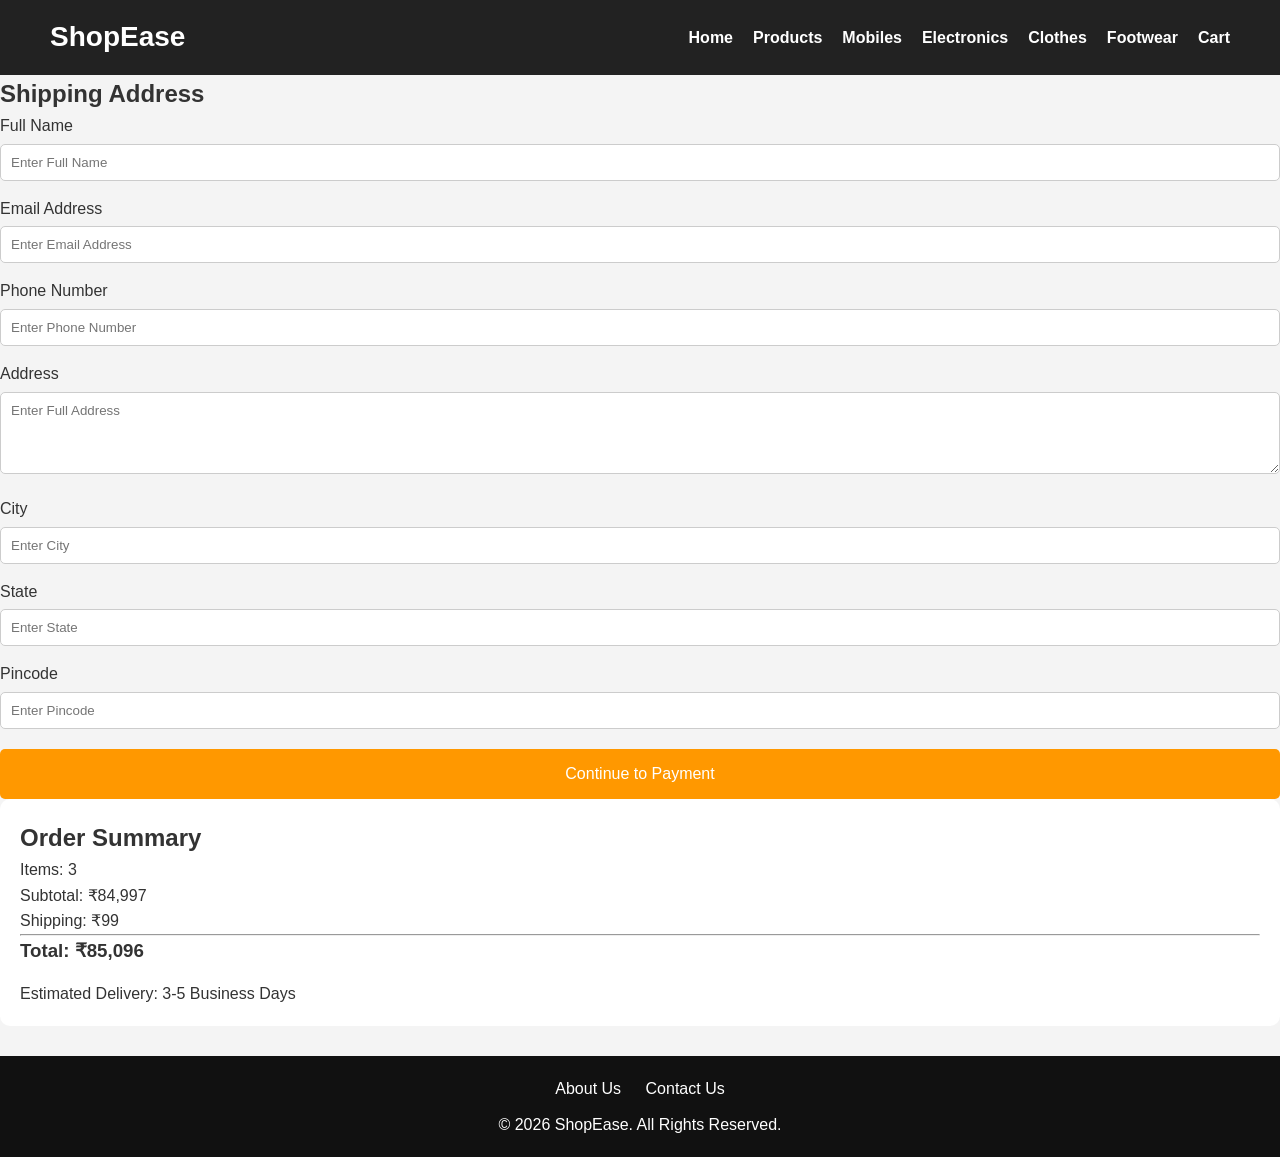
<file: checkout.html>
<!DOCTYPE html>
<html lang="en">
<head>
    <meta charset="UTF-8">
    <meta name="viewport" content="width=device-width, initial-scale=1.0">
    <title>Checkout - ShopEase</title>
    <link rel="stylesheet" href="style.css">
</head>
<body>

    <!-- Header -->
    <header>
        <div class="logo">
            <h1>ShopEase</h1>
        </div>

        <nav>
            <ul>
                <li><a href="index.html">Home</a></li>
                <li><a href="products.html">Products</a></li>
                <li><a href="mobiles.html">Mobiles</a></li>
                <li><a href="electronics.html">Electronics</a></li>
                <li><a href="clothes.html">Clothes</a></li>
                <li><a href="footwear.html">Footwear</a></li>
                <li><a href="cart.html">Cart</a></li>
            </ul>
        </nav>
    </header>

    <!-- Checkout Section -->
    <section class="checkout-section">

        <div class="checkout-container">

            <!-- Shipping Address -->
            <div class="checkout-form">

                <h2>Shipping Address</h2>

                <form id="checkoutForm">

                    <div class="form-group">
                        <label>Full Name</label>
                        <input type="text" placeholder="Enter Full Name" required>
                    </div>

                    <div class="form-group">
                        <label>Email Address</label>
                        <input type="email" placeholder="Enter Email Address" required>
                    </div>

                    <div class="form-group">
                        <label>Phone Number</label>
                        <input type="tel" placeholder="Enter Phone Number" required>
                    </div>

                    <div class="form-group">
                        <label>Address</label>
                        <textarea rows="4" placeholder="Enter Full Address" required></textarea>
                    </div>

                    <div class="form-group">
                        <label>City</label>
                        <input type="text" placeholder="Enter City" required>
                    </div>

                    <div class="form-group">
                        <label>State</label>
                        <input type="text" placeholder="Enter State" required>
                    </div>

                    <div class="form-group">
                        <label>Pincode</label>
                        <input type="text" placeholder="Enter Pincode" required>
                    </div>

                    <a href="payment.html" class="checkout-btn">
                        Continue to Payment
                    </a>

                </form>

            </div>

            <!-- Order Summary -->
            <div class="cart-summary">

                <h2>Order Summary</h2>

                <p>Items: <span>3</span></p>
                <p>Subtotal: <span>₹84,997</span></p>
                <p>Shipping: <span>₹99</span></p>

                <hr>

                <h3>Total: ₹85,096</h3>

                <p style="margin-top:15px;">
                    Estimated Delivery: 3-5 Business Days
                </p>

            </div>

        </div>

    </section>

    <!-- Footer -->
    <footer>
        <div class="footer-links">
            <a href="about.html">About Us</a>
            <a href="contact.html">Contact Us</a>
        </div>

        <p>&copy; 2026 ShopEase. All Rights Reserved.</p>
    </footer>

    <script src="script.js"></script>

</body>
</html>
</file>
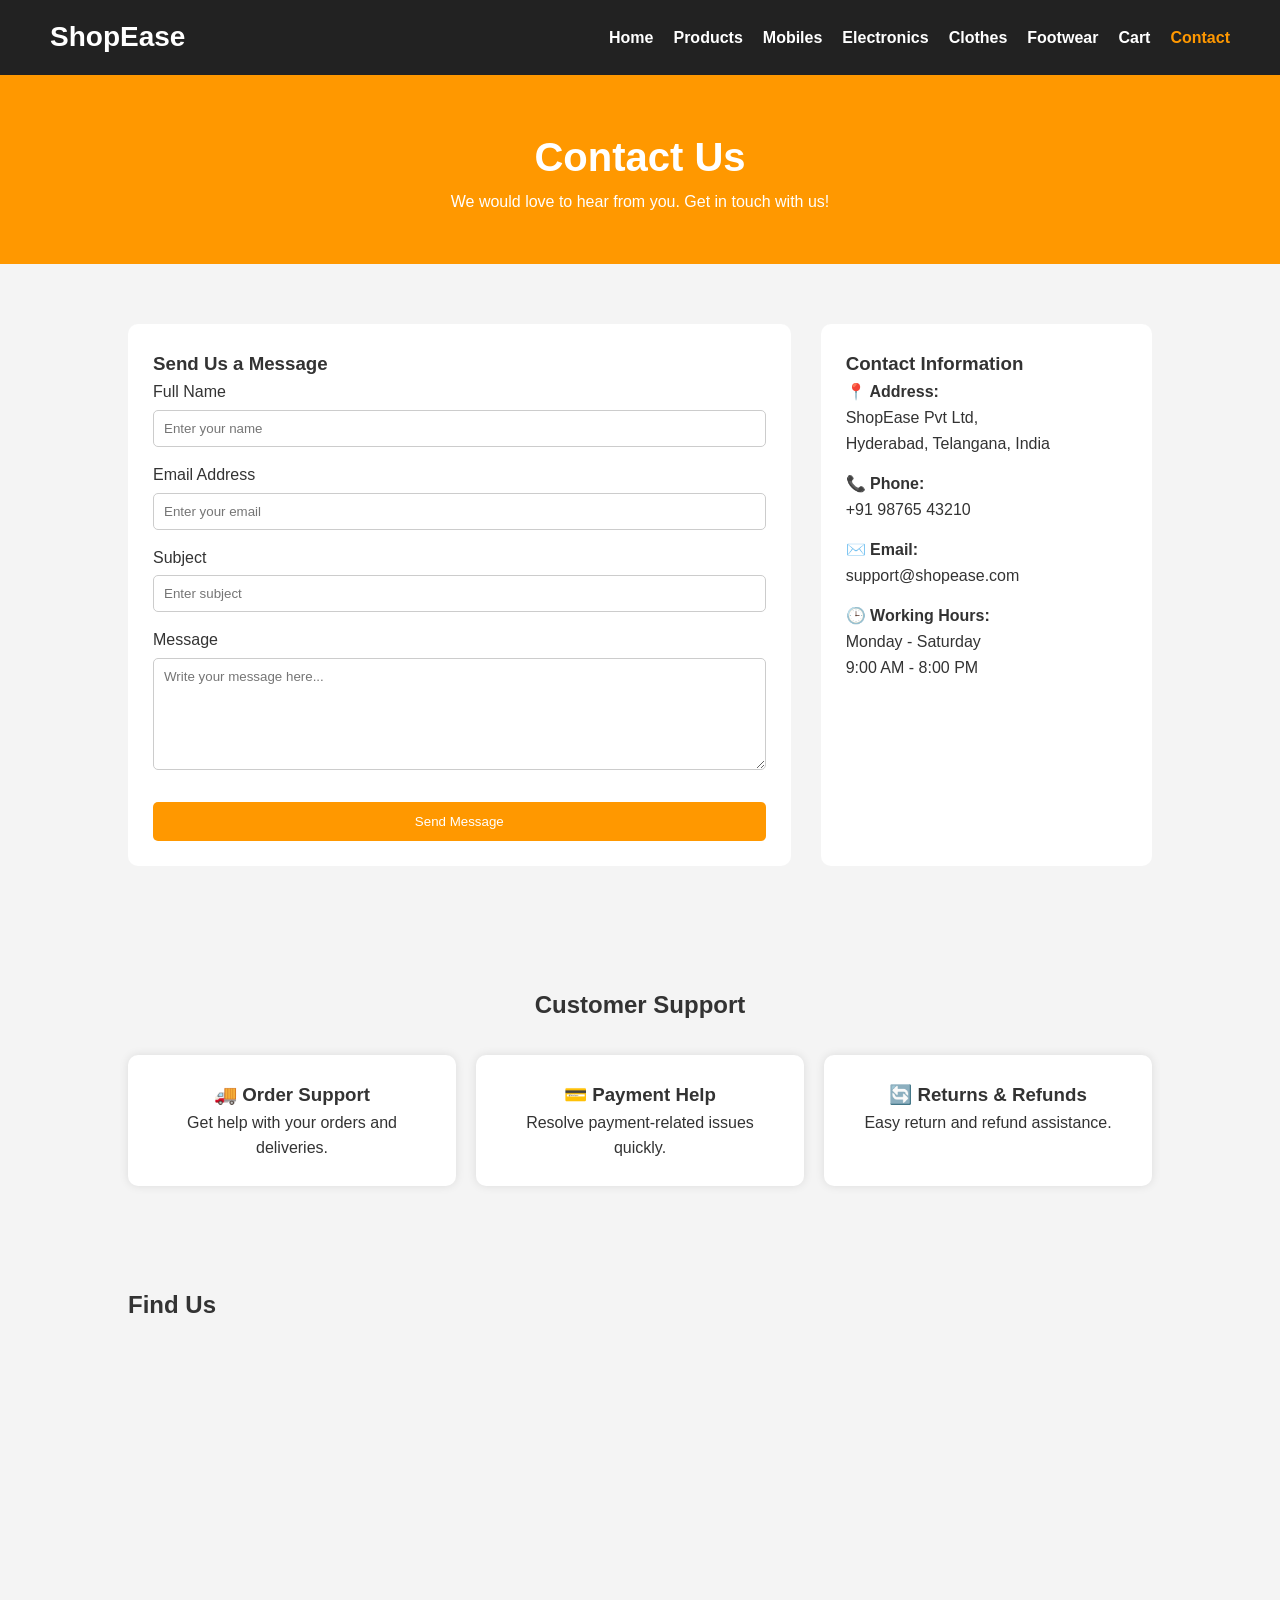
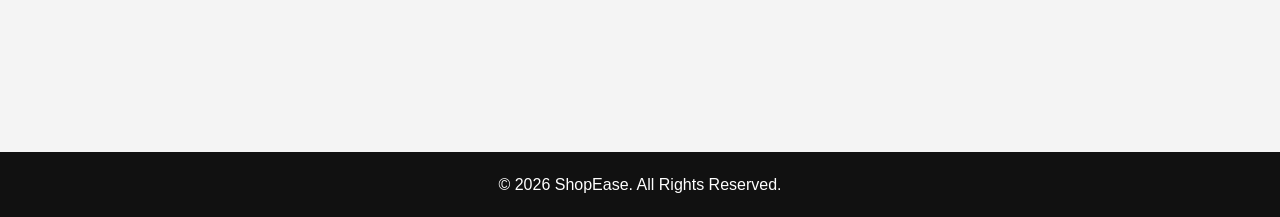
<file: contact.html>
<!DOCTYPE html>
<html lang="en">
<head>
    <meta charset="UTF-8">
    <meta name="viewport" content="width=device-width, initial-scale=1.0">
    <title>Contact Us - ShopEase</title>
    <link rel="stylesheet" href="style.css">
</head>
<body>

    <!-- Header -->
    <header>
        <div class="logo">
            <h1>ShopEase</h1>
        </div>

        <nav>
            <ul>
                <li><a href="index.html">Home</a></li>
                <li><a href="products.html">Products</a></li>
                <li><a href="mobiles.html">Mobiles</a></li>
                <li><a href="electronic.html">Electronics</a></li>
                <li><a href="clothes.html">Clothes</a></li>
                <li><a href="footwear.html">Footwear</a></li>
                <li><a href="cart.html">Cart</a></li>
                <li><a href="contact.html" class="active">Contact</a></li>
            </ul>
        </nav>
    </header>

    <!-- Contact Banner -->
    <section class="page-banner">
        <h2>Contact Us</h2>
        <p>We would love to hear from you. Get in touch with us!</p>
    </section>

    <!-- Contact Section -->
    <section class="contact-section">

        <div class="contact-container">

            <!-- Contact Form -->
            <div class="contact-form">
                <h3>Send Us a Message</h3>

                <form id="contactForm">

                    <div class="form-group">
                        <label for="name">Full Name</label>
                        <input
                            type="text"
                            id="name"
                            placeholder="Enter your name"
                            required
                        >
                    </div>

                    <div class="form-group">
                        <label for="email">Email Address</label>
                        <input
                            type="email"
                            id="email"
                            placeholder="Enter your email"
                            required
                        >
                    </div>

                    <div class="form-group">
                        <label for="subject">Subject</label>
                        <input
                            type="text"
                            id="subject"
                            placeholder="Enter subject"
                            required
                        >
                    </div>

                    <div class="form-group">
                        <label for="message">Message</label>
                        <textarea
                            id="message"
                            rows="6"
                            placeholder="Write your message here..."
                            required
                        ></textarea>
                    </div>

                    <button type="submit" class="submit-btn">
                        Send Message
                    </button>

                </form>
            </div>

            <!-- Contact Information -->
            <div class="contact-info">
                <h3>Contact Information</h3>

                <p><strong>📍 Address:</strong><br>
                ShopEase Pvt Ltd,<br>
                Hyderabad, Telangana, India</p>

                <p><strong>📞 Phone:</strong><br>
                +91 98765 43210</p>

                <p><strong>✉️ Email:</strong><br>
                support@shopease.com</p>

                <p><strong>🕒 Working Hours:</strong><br>
                Monday - Saturday<br>
                9:00 AM - 8:00 PM</p>
            </div>

        </div>

    </section>

    <!-- FAQ Preview -->
    <section class="features">
        <h2>Customer Support</h2>

        <div class="feature-container">

            <div class="feature-box">
                <h3>🚚 Order Support</h3>
                <p>Get help with your orders and deliveries.</p>
            </div>

            <div class="feature-box">
                <h3>💳 Payment Help</h3>
                <p>Resolve payment-related issues quickly.</p>
            </div>

            <div class="feature-box">
                <h3>🔄 Returns & Refunds</h3>
                <p>Easy return and refund assistance.</p>
            </div>

        </div>
    </section>

    <!-- Google Map Placeholder -->
    <section class="map-section">
        <h2>Find Us</h2>

        <div class="map-container">
            <iframe
                src="https://www.google.com/maps/embed?pb="
                width="100%"
                height="350"
                style="border:0;"
                allowfullscreen=""
                loading="lazy">
            </iframe>
        </div>
    </section>

    <!-- Footer -->
    <footer>
        <p>&copy; 2026 ShopEase. All Rights Reserved.</p>
    </footer>

    <script src="script.js"></script>

</body>
</html>
</file>
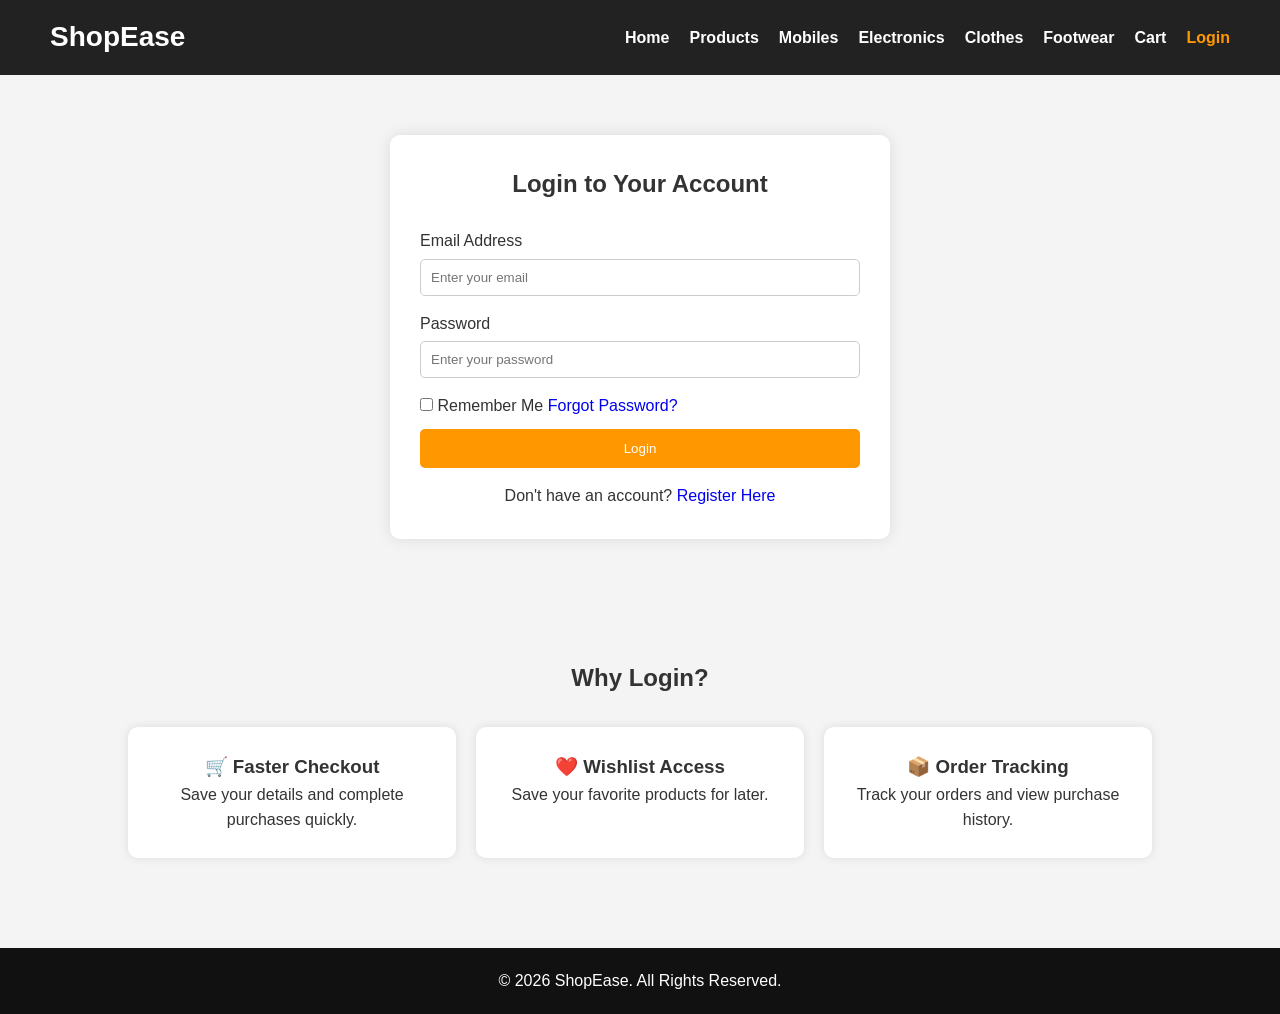
<file: login.html>
<!DOCTYPE html>
<html lang="en">
<head>
    <meta charset="UTF-8">
    <meta name="viewport" content="width=device-width, initial-scale=1.0">
    <title>Login - ShopEase</title>
    <link rel="stylesheet" href="style.css">
</head>
<body>

    <!-- Header -->
    <header>
        <div class="logo">
            <h1>ShopEase</h1>
        </div>

        <nav>
            <ul>
                <li><a href="index.html">Home</a></li>
                <li><a href="products.html">Products</a></li>
                <li><a href="mobiles.html">Mobiles</a></li>
                <li><a href="electronic.html">Electronics</a></li>
                <li><a href="clothes.html">Clothes</a></li>
                <li><a href="footwear.html">Footwear</a></li>
                <li><a href="cart.html">Cart</a></li>
                <li><a href="login.html" class="active">Login</a></li>
            </ul>
        </nav>
    </header>

    <!-- Login Section -->
    <section class="auth-section">
        <div class="auth-container">

            <h2>Login to Your Account</h2>

            <form id="loginForm">

                <div class="form-group">
                    <label for="email">Email Address</label>
                    <input
                        type="email"
                        id="email"
                        name="email"
                        placeholder="Enter your email"
                        required
                    >
                </div>

                <div class="form-group">
                    <label for="password">Password</label>
                    <input
                        type="password"
                        id="password"
                        name="password"
                        placeholder="Enter your password"
                        required
                    >
                </div>

                <div class="form-options">
                    <label>
                        <input type="checkbox">
                        Remember Me
                    </label>

                    <a href="#">Forgot Password?</a>
                </div>

                <button type="submit" class="login-btn">
                    Login
                </button>

                <p class="auth-link">
                    Don't have an account?
                    <a href="register.html">Register Here</a>
                </p>

            </form>

        </div>
    </section>

    <!-- Benefits Section -->
    <section class="features">
        <h2>Why Login?</h2>

        <div class="feature-container">

            <div class="feature-box">
                <h3>🛒 Faster Checkout</h3>
                <p>Save your details and complete purchases quickly.</p>
            </div>

            <div class="feature-box">
                <h3>❤️ Wishlist Access</h3>
                <p>Save your favorite products for later.</p>
            </div>

            <div class="feature-box">
                <h3>📦 Order Tracking</h3>
                <p>Track your orders and view purchase history.</p>
            </div>

        </div>
    </section>

    <!-- Footer -->
    <footer>
        <p>&copy; 2026 ShopEase. All Rights Reserved.</p>
    </footer>

    <script src="script.js"></script>

</body>
</html>
</file>
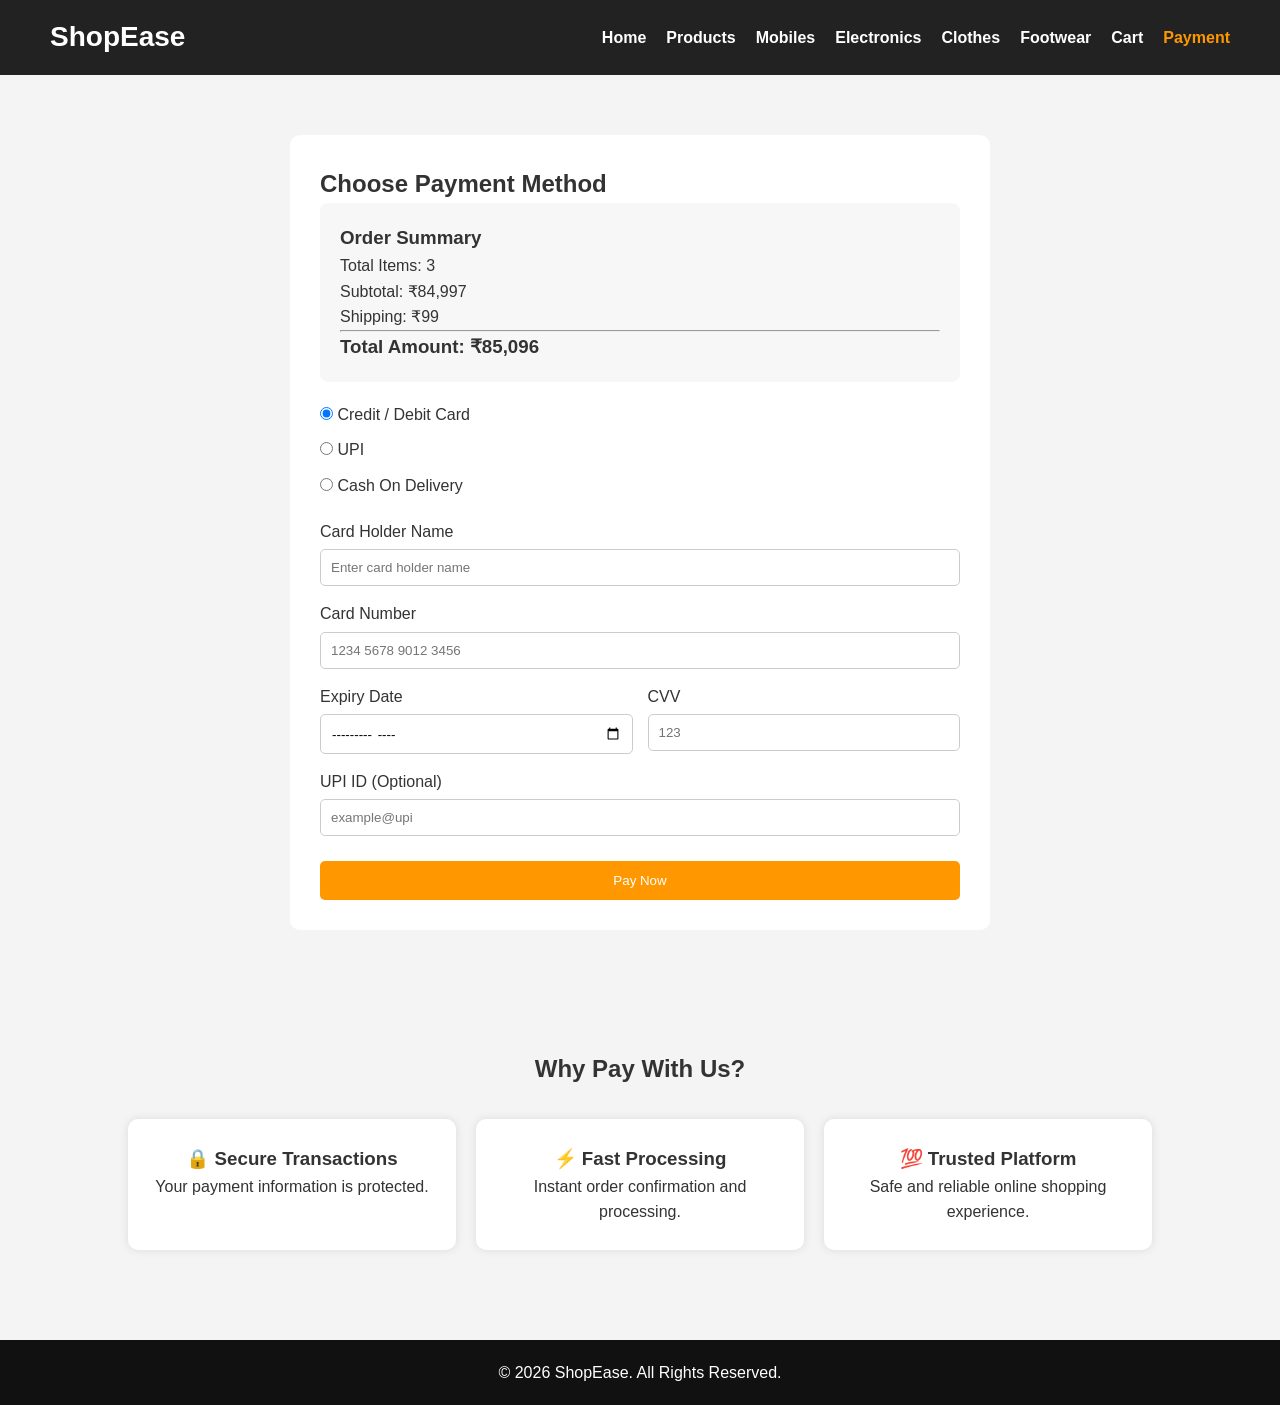
<file: payment.html>
<!DOCTYPE html>
<html lang="en">
<head>
    <meta charset="UTF-8">
    <meta name="viewport" content="width=device-width, initial-scale=1.0">
    <title>Payment - ShopEase</title>
    <link rel="stylesheet" href="style.css">
</head>
<body>

    <!-- Header -->
    <header>
        <div class="logo">
            <h1>ShopEase</h1>
        </div>

        <nav>
            <ul>
                <li><a href="index.html">Home</a></li>
                <li><a href="products.html">Products</a></li>
                <li><a href="mobiles.html">Mobiles</a></li>
                <li><a href="electronic.html">Electronics</a></li>
                <li><a href="clothes.html">Clothes</a></li>
                <li><a href="footwear.html">Footwear</a></li>
                <li><a href="cart.html">Cart</a></li>
                <li><a href="payment.html" class="active">Payment</a></li>
            </ul>
        </nav>
    </header>

    <!-- Payment Section -->
    <section class="payment-section">
        <div class="payment-container">

            <h2>Choose Payment Method</h2>

            <!-- Order Summary -->
            <div class="order-summary">
                <h3>Order Summary</h3>
                <p>Total Items: <span>3</span></p>
                <p>Subtotal: <span>₹84,997</span></p>
                <p>Shipping: <span>₹99</span></p>
                <hr>
                <h3>Total Amount: ₹85,096</h3>
            </div>

            <!-- Payment Form -->
            <form id="paymentForm">

                <div class="payment-methods">
                    <label>
                        <input type="radio" name="payment" value="card" checked>
                        Credit / Debit Card
                    </label>

                    <label>
                        <input type="radio" name="payment" value="upi">
                        UPI
                    </label>

                    <label>
                        <input type="radio" name="payment" value="cod">
                        Cash On Delivery
                    </label>
                </div>

                <!-- Card Details -->
                <div class="form-group">
                    <label for="cardName">Card Holder Name</label>
                    <input
                        type="text"
                        id="cardName"
                        placeholder="Enter card holder name"
                    >
                </div>

                <div class="form-group">
                    <label for="cardNumber">Card Number</label>
                    <input
                        type="text"
                        id="cardNumber"
                        maxlength="16"
                        placeholder="1234 5678 9012 3456"
                    >
                </div>

                <div class="row">

                    <div class="form-group">
                        <label for="expiry">Expiry Date</label>
                        <input
                            type="month"
                            id="expiry"
                        >
                    </div>

                    <div class="form-group">
                        <label for="cvv">CVV</label>
                        <input
                            type="password"
                            id="cvv"
                            maxlength="3"
                            placeholder="123"
                        >
                    </div>

                </div>

                <!-- UPI Section -->
                <div class="form-group">
                    <label for="upiId">UPI ID (Optional)</label>
                    <input
                        type="text"
                        id="upiId"
                        placeholder="example@upi"
                    >
                </div>

                <button type="submit" class="pay-btn">
                    Pay Now
                </button>

            </form>

        </div>
    </section>

    <!-- Secure Payment Info -->
    <section class="features">
        <h2>Why Pay With Us?</h2>

        <div class="feature-container">

            <div class="feature-box">
                <h3>🔒 Secure Transactions</h3>
                <p>Your payment information is protected.</p>
            </div>

            <div class="feature-box">
                <h3>⚡ Fast Processing</h3>
                <p>Instant order confirmation and processing.</p>
            </div>

            <div class="feature-box">
                <h3>💯 Trusted Platform</h3>
                <p>Safe and reliable online shopping experience.</p>
            </div>

        </div>
    </section>

    <!-- Footer -->
    <footer>
        <p>&copy; 2026 ShopEase. All Rights Reserved.</p>
    </footer>

    <script src="script.js"></script>

</body>
</html>
</file>
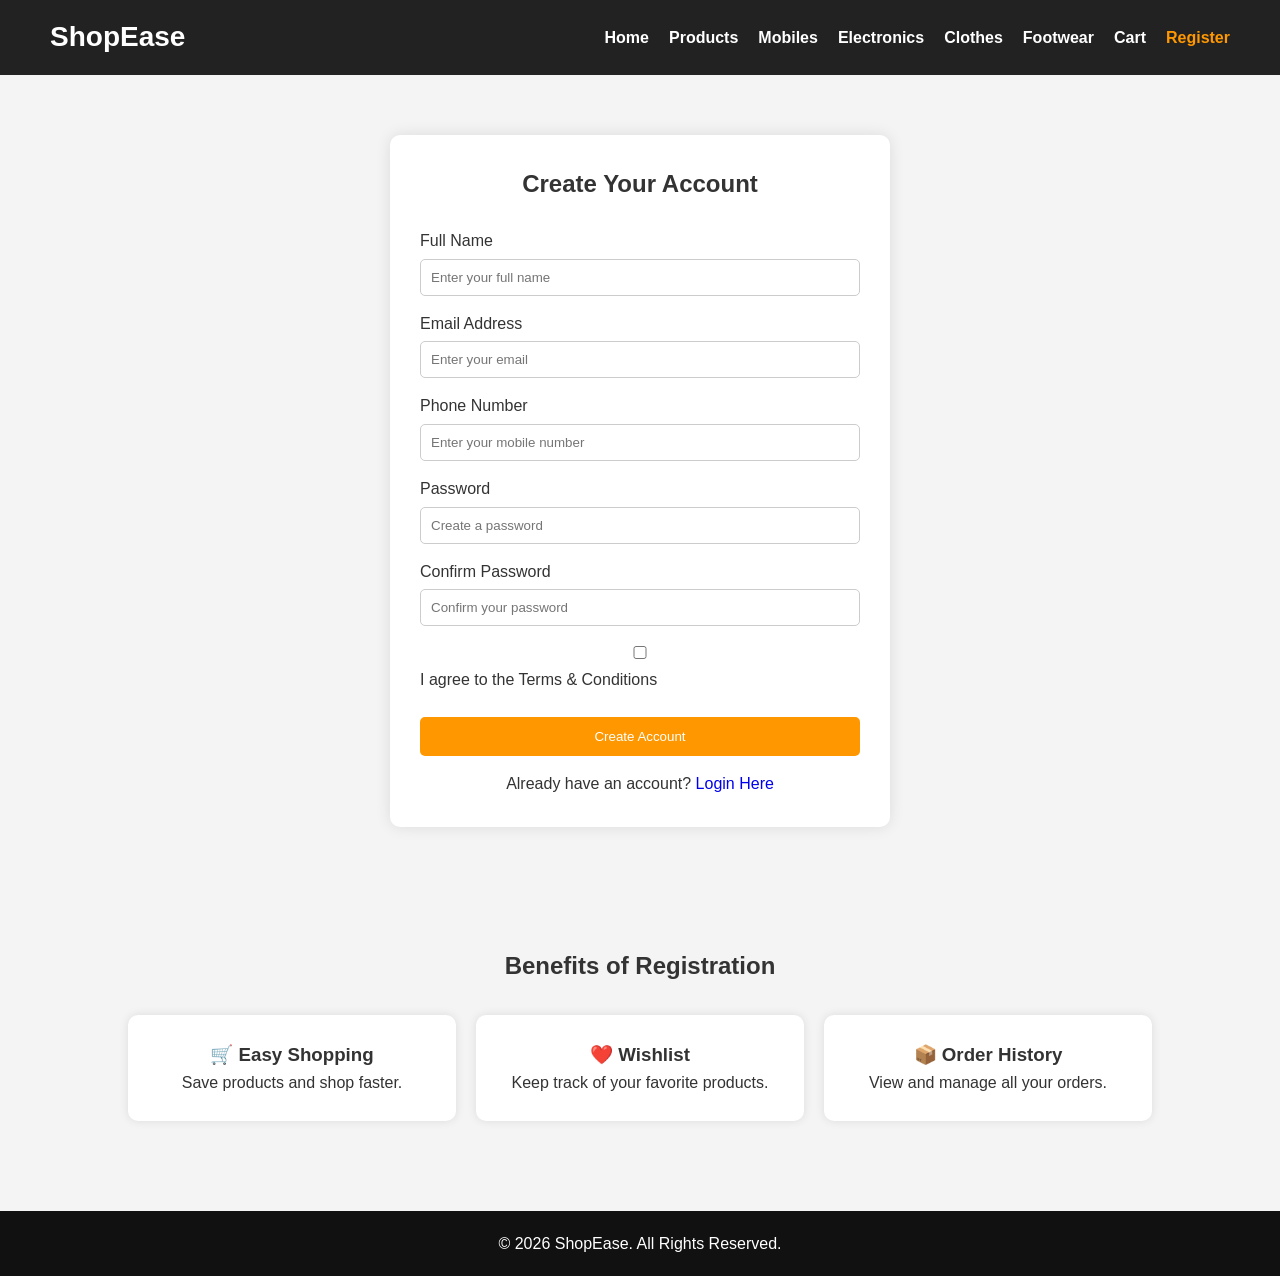
<file: register.html>
<!DOCTYPE html>
<html lang="en">
<head>
    <meta charset="UTF-8">
    <meta name="viewport" content="width=device-width, initial-scale=1.0">
    <title>Register - ShopEase</title>
    <link rel="stylesheet" href="style.css">
</head>
<body>

    <!-- Header -->
    <header>
        <div class="logo">
            <h1>ShopEase</h1>
        </div>

        <nav>
            <ul>
                <li><a href="index.html">Home</a></li>
                <li><a href="products.html">Products</a></li>
                <li><a href="mobiles.html">Mobiles</a></li>
                <li><a href="electronic.html">Electronics</a></li>
                <li><a href="clothes.html">Clothes</a></li>
                <li><a href="footwear.html">Footwear</a></li>
                <li><a href="cart.html">Cart</a></li>
                <li><a href="register.html" class="active">Register</a></li>
            </ul>
        </nav>
    </header>

    <!-- Registration Section -->
    <section class="auth-section">
        <div class="auth-container">

            <h2>Create Your Account</h2>

            <form id="registerForm">

                <div class="form-group">
                    <label for="fullname">Full Name</label>
                    <input
                        type="text"
                        id="fullname"
                        name="fullname"
                        placeholder="Enter your full name"
                        required
                    >
                </div>

                <div class="form-group">
                    <label for="email">Email Address</label>
                    <input
                        type="email"
                        id="email"
                        name="email"
                        placeholder="Enter your email"
                        required
                    >
                </div>

                <div class="form-group">
                    <label for="phone">Phone Number</label>
                    <input
                        type="tel"
                        id="phone"
                        name="phone"
                        placeholder="Enter your mobile number"
                        required
                    >
                </div>

                <div class="form-group">
                    <label for="password">Password</label>
                    <input
                        type="password"
                        id="password"
                        name="password"
                        placeholder="Create a password"
                        required
                    >
                </div>

                <div class="form-group">
                    <label for="confirmPassword">Confirm Password</label>
                    <input
                        type="password"
                        id="confirmPassword"
                        name="confirmPassword"
                        placeholder="Confirm your password"
                        required
                    >
                </div>

                <div class="form-group">
                    <label>
                        <input type="checkbox" required>
                        I agree to the Terms & Conditions
                    </label>
                </div>

                <button type="submit" class="register-btn">
                    Create Account
                </button>

                <p class="auth-link">
                    Already have an account?
                    <a href="login.html">Login Here</a>
                </p>

            </form>

        </div>
    </section>

    <!-- Benefits Section -->
    <section class="features">
        <h2>Benefits of Registration</h2>

        <div class="feature-container">

            <div class="feature-box">
                <h3>🛒 Easy Shopping</h3>
                <p>Save products and shop faster.</p>
            </div>

            <div class="feature-box">
                <h3>❤️ Wishlist</h3>
                <p>Keep track of your favorite products.</p>
            </div>

            <div class="feature-box">
                <h3>📦 Order History</h3>
                <p>View and manage all your orders.</p>
            </div>

        </div>
    </section>

    <!-- Footer -->
    <footer>
        <p>&copy; 2026 ShopEase. All Rights Reserved.</p>
    </footer>

    <script src="script.js"></script>

</body>
</html>
</file>
<file: style.css>
/* =========================
   GLOBAL STYLES
========================= */
*{
    margin:0;
    padding:0;
    box-sizing:border-box;
    font-family:Arial, Helvetica, sans-serif;
}

body{
    background:#f4f4f4;
    color:#333;
    line-height:1.6;
}

a{
    text-decoration:none;
}

ul{
    list-style:none;
}

/* =========================
   HEADER
========================= */
header{
    background:#222;
    color:#fff;
    padding:15px 50px;
    display:flex;
    justify-content:space-between;
    align-items:center;
}

.logo h1{
    font-size:28px;
}

nav ul{
    display:flex;
    gap:20px;
}

nav ul li a{
    color:#fff;
    font-weight:bold;
    transition:0.3s;
}

nav ul li a:hover,
nav ul li a.active{
    color:#ff9800;
}

/* =========================
   HERO SECTION
========================= */
.hero{
    height:80vh;
    display:flex;
    justify-content:center;
    align-items:center;
    text-align:center;
    background:linear-gradient(
        rgba(0,0,0,0.5),
        rgba(0,0,0,0.5)
    ),
    url("../images/banner.jpg");
    background-size:cover;
    background-position:center;
    color:#fff;
}

.hero-content h2{
    font-size:50px;
    margin-bottom:15px;
}

.hero-content p{
    font-size:20px;
    margin-bottom:20px;
}

.btn{
    background:#ff9800;
    color:#fff;
    padding:12px 25px;
    border-radius:5px;
    font-weight:bold;
}

/* =========================
   PAGE BANNER
========================= */
.page-banner{
    background:#ff9800;
    color:#fff;
    text-align:center;
    padding:50px 20px;
}

.page-banner h2{
    font-size:40px;
}

/* =========================
   CATEGORIES
========================= */
.categories{
    padding:60px 10%;
    text-align:center;
}

.category-container{
    display:grid;
    grid-template-columns:repeat(auto-fit,minmax(250px,1fr));
    gap:25px;
    margin-top:30px;
}

.category-card{
    background:#fff;
    border-radius:10px;
    overflow:hidden;
    box-shadow:0 0 10px rgba(0,0,0,0.1);
    padding-bottom:20px;
}

.category-card img{
    width:100%;
    height:220px;
    object-fit:cover;
}

.category-card h3{
    margin:15px 0;
}

/* =========================
   PRODUCTS
========================= */
.products-section,
.featured-products{
    padding:60px 10%;
}

.products-section h2,
.featured-products h2{
    text-align:center;
    margin-bottom:30px;
}

.product-container{
    display:grid;
    grid-template-columns:repeat(auto-fit,minmax(250px,1fr));
    gap:25px;
}

.product-card{
    background:#fff;
    padding:15px;
    border-radius:10px;
    text-align:center;
    box-shadow:0 0 10px rgba(0,0,0,0.1);
}

.product-card img{
    width:100%;
    height:220px;
    object-fit:cover;
    border-radius:10px;
}

.product-card h3{
    margin:15px 0 10px;
}

.price{
    color:#ff9800;
    font-weight:bold;
    font-size:18px;
}

.product-card button{
    margin-top:10px;
    background:#ff9800;
    color:#fff;
    border:none;
    padding:10px 20px;
    cursor:pointer;
    border-radius:5px;
}

/* =========================
   FEATURES
========================= */
.features{
    padding:60px 10%;
    text-align:center;
}

.feature-container{
    display:grid;
    grid-template-columns:repeat(auto-fit,minmax(250px,1fr));
    gap:20px;
    margin-top:30px;
}

.feature-box{
    background:#fff;
    padding:25px;
    border-radius:10px;
    box-shadow:0 0 10px rgba(0,0,0,0.1);
}

/* =========================
   AUTH PAGES
========================= */
.auth-section{
    display:flex;
    justify-content:center;
    align-items:center;
    padding:60px 20px;
}

.auth-container{
    width:100%;
    max-width:500px;
    background:#fff;
    padding:30px;
    border-radius:10px;
    box-shadow:0 0 15px rgba(0,0,0,0.1);
}

.auth-container h2{
    text-align:center;
    margin-bottom:25px;
}

.form-group{
    margin-bottom:15px;
}

.form-group label{
    display:block;
    margin-bottom:5px;
}

.form-group input,
.form-group textarea,
.form-group select{
    width:100%;
    padding:10px;
    border:1px solid #ccc;
    border-radius:5px;
}

.login-btn,
.register-btn,
.submit-btn,
.pay-btn{
    width:100%;
    background:#ff9800;
    color:#fff;
    border:none;
    padding:12px;
    border-radius:5px;
    cursor:pointer;
    margin-top:10px;
}

.auth-link{
    margin-top:15px;
    text-align:center;
}

/* =========================
   CART PAGE
========================= */
.cart-section{
    padding:60px 10%;
}

.cart-container{
    display:grid;
    grid-template-columns:2fr 1fr;
    gap:30px;
}

.cart-item{
    background:#fff;
    padding:20px;
    margin-bottom:15px;
    border-radius:10px;
}

.remove-btn{
    background:red;
    color:#fff;
    border:none;
    padding:8px 15px;
    cursor:pointer;
}

.cart-summary{
    background:#fff;
    padding:20px;
    border-radius:10px;
    height:fit-content;
}

.checkout-btn{
    display:block;
    text-align:center;
    background:#ff9800;
    color:#fff;
    padding:12px;
    margin-top:20px;
    border-radius:5px;
}

/* =========================
   PAYMENT PAGE
========================= */
.payment-section{
    padding:60px 10%;
}

.payment-container{
    max-width:700px;
    margin:auto;
    background:#fff;
    padding:30px;
    border-radius:10px;
}

.order-summary{
    background:#f7f7f7;
    padding:20px;
    margin-bottom:20px;
    border-radius:8px;
}

.payment-methods{
    margin-bottom:20px;
}

.payment-methods label{
    display:block;
    margin-bottom:10px;
}

.row{
    display:flex;
    gap:15px;
}

.row .form-group{
    flex:1;
}

/* =========================
   CONTACT PAGE
========================= */
.contact-section{
    padding:60px 10%;
}

.contact-container{
    display:grid;
    grid-template-columns:2fr 1fr;
    gap:30px;
}

.contact-form,
.contact-info{
    background:#fff;
    padding:25px;
    border-radius:10px;
}

.contact-info p{
    margin-bottom:15px;
}

.map-section{
    padding:40px 10%;
}

.map-container{
    overflow:hidden;
    border-radius:10px;
}

/* =========================
   NEWSLETTER
========================= */
.newsletter{
    background:#222;
    color:#fff;
    text-align:center;
    padding:50px 20px;
}

.newsletter form{
    margin-top:20px;
}

.newsletter input{
    padding:12px;
    width:300px;
    max-width:90%;
    border:none;
}

.newsletter button{
    padding:12px 20px;
    border:none;
    background:#ff9800;
    color:#fff;
    cursor:pointer;
}

/* =========================
   FOOTER
========================= */
footer{
    background:#111;
    color:#fff;
    text-align:center;
    padding:20px;
    margin-top:30px;
}

.footer-links{
    margin-bottom:10px;
}

.footer-links a{
    color:#fff;
    margin:0 10px;
}

/* =========================
   RESPONSIVE DESIGN
========================= */
@media(max-width:768px){

    header{
        flex-direction:column;
        gap:15px;
    }

    nav ul{
        flex-wrap:wrap;
        justify-content:center;
    }

    .hero-content h2{
        font-size:35px;
    }

    .cart-container,
    .contact-container{
        grid-template-columns:1fr;
    }

    .row{
        flex-direction:column;
    }
}
</file>
